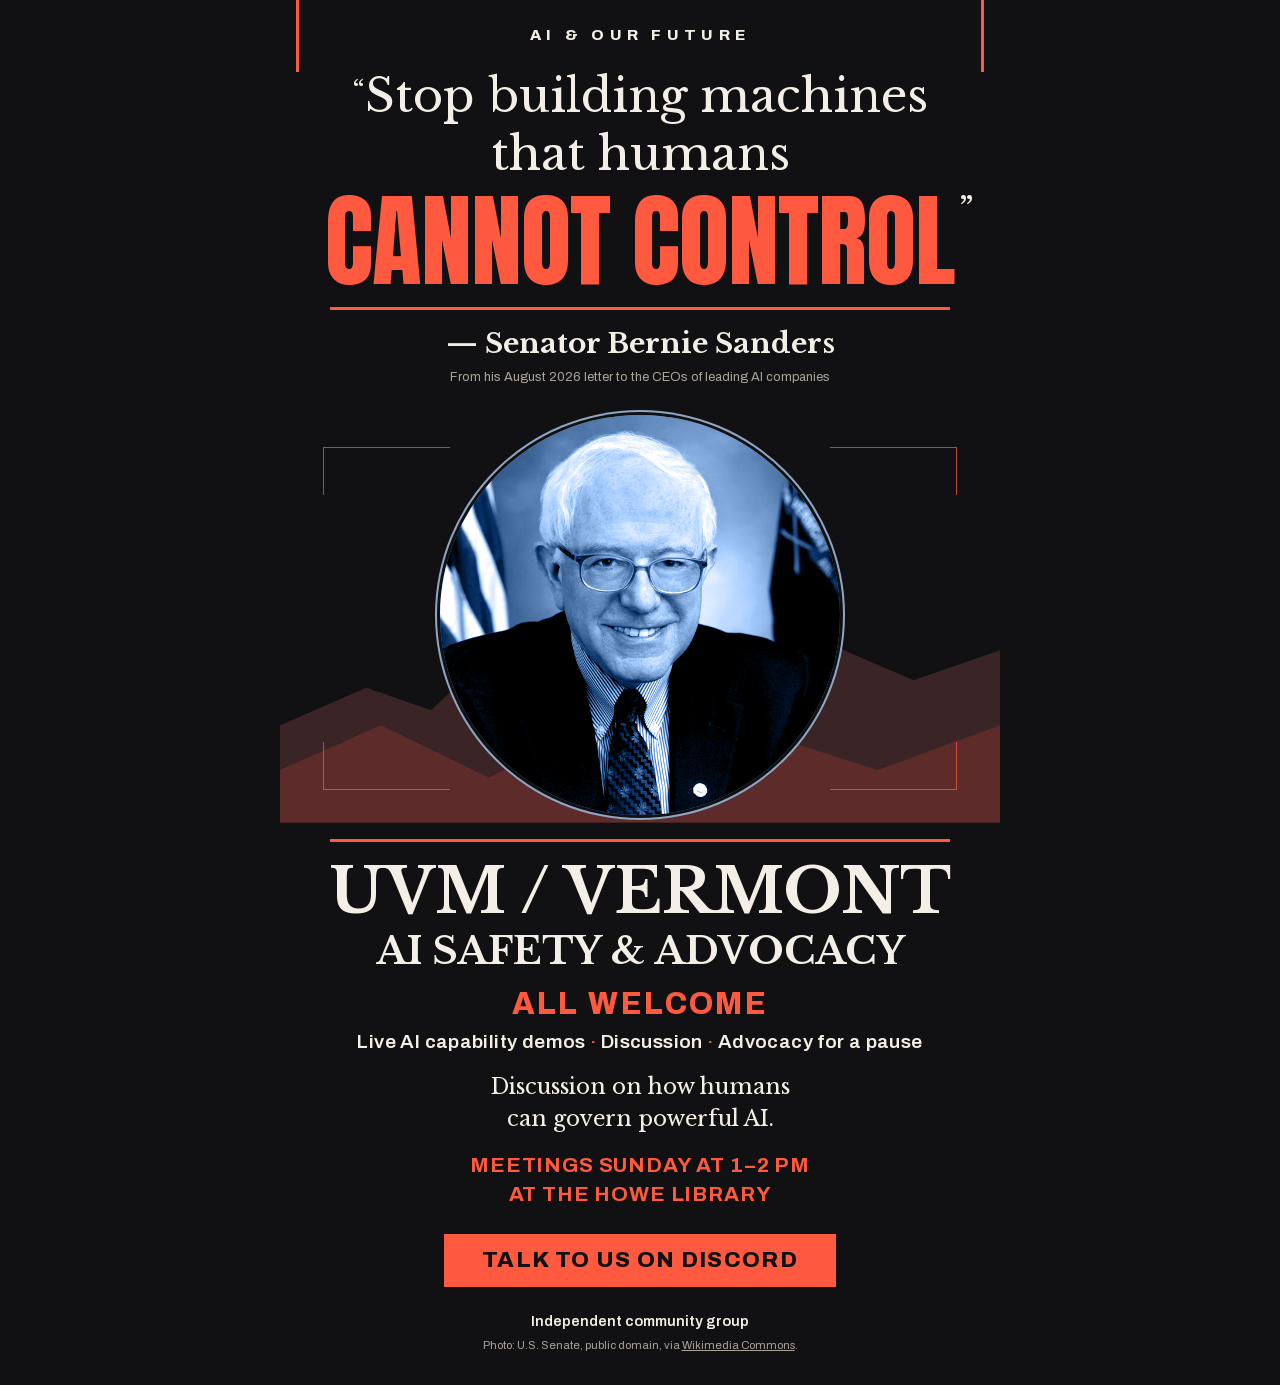
<file: index.html>
<!doctype html>
<html lang="en">
<head>
  <meta charset="utf-8">
  <meta name="viewport" content="width=device-width, initial-scale=1">
  <title>AI &amp; Our Future</title>
  <meta name="description" content="Vermont AI safety and advocacy group. All welcome.">
  <style>
    @font-face { font-family: "Anton"; src: url("assets/fonts/anton.woff2") format("woff2"); font-display: swap; }
    @font-face { font-family: "Archivo"; src: url("assets/fonts/archivo.woff2") format("woff2"); font-weight: 100 900; font-display: swap; }
    @font-face { font-family: "Libre Baskerville"; src: url("assets/fonts/libre-baskerville.woff2") format("woff2"); font-weight: 400 700; font-display: swap; }

    :root {
      --bg: #111113;
      --ink: #f4efe6;
      --muted: #a9a39a;
      --accent: #ff5a3f;
      --ridge-far: #3b2426;
      --ridge-near: #5c2b2a;
      --photo-tint: #5f86b8;
      --serif: "Libre Baskerville", Georgia, serif;
      --sans: "Archivo", "Helvetica Neue", Arial, sans-serif;
      --display: "Anton", Impact, "Arial Narrow", sans-serif;
    }

    * { box-sizing: border-box; }

    html, body {
      margin: 0;
      background: var(--bg);
      color: var(--ink);
    }

    .poster {
      position: relative;
      width: min(100%, 720px);
      margin: 0 auto;
      padding: 1.75rem 1rem 2rem;
      text-align: center;
      overflow: hidden;
    }

    /* Thin accent bars in the top corners */
    .poster::before,
    .poster::after {
      content: "";
      position: absolute;
      top: 0;
      width: 3px;
      height: 4.5rem;
      background: var(--accent);
    }
    .poster::before { left: 1rem; }
    .poster::after  { right: 1rem; }

    .kicker {
      margin: 0 0 1.5rem;
      font: 800 0.95rem/1 var(--sans);
      letter-spacing: 0.35em;
      text-transform: uppercase;
    }

    blockquote { margin: 0; }

    .quote-lead {
      margin: 0;
      font: 400 clamp(1.6rem, 6.4vw, 2.9rem)/1.25 var(--serif);
    }

    .quote-punch {
      position: relative;
      display: inline-block;
      margin: 0.1em 0 0;
      font: 400 min(14.2vw, 6.4rem)/0.95 var(--display);
      color: var(--accent);
      text-transform: uppercase;
      letter-spacing: -0.01em;
    }

    .open-mark,
    .close-mark {
      font-family: var(--serif);
      color: var(--ink);
      font-size: 0.6em;
      vertical-align: 0.35em;
    }
    .close-mark {
      position: absolute;
      right: -0.55em;
      top: 0.05em;
      font-size: 0.32em;
    }

    .rule {
      height: 3px;
      margin: 1rem 5% 1.1rem;
      border: 0;
      background: var(--accent);
    }

    .attribution {
      margin: 0;
      font: 700 clamp(1.1rem, 4.2vw, 1.75rem)/1.2 var(--serif);
    }

    .source {
      margin: 0.5rem 0 0;
      font: 400 0.8rem/1.4 var(--sans);
      color: var(--muted);
    }

    /* Portrait band: ridgeline behind a circular duotone photo */
    .band {
      position: relative;
      margin: 1.75rem -1rem 0;
      padding: 0 1rem 0.5rem;
    }

    .ridges {
      position: absolute;
      left: 0;
      bottom: 0;
      width: 100%;
      height: 55%;
    }

    .brackets {
      position: absolute;
      inset: 8% 6%;
      pointer-events: none;
    }
    .brackets span {
      position: absolute;
      width: 20%;
      height: 14%;
      border-color: var(--accent);
      border-style: solid;
      opacity: 0.7;
    }
    .brackets span:nth-child(1) { top: 0;    left: 0;  border-width: 1px 0 0 1px; }
    .brackets span:nth-child(2) { top: 0;    right: 0; border-width: 1px 1px 0 0; }
    .brackets span:nth-child(3) { bottom: 0; left: 0;  border-width: 0 0 1px 1px; }
    .brackets span:nth-child(4) { bottom: 0; right: 0; border-width: 0 1px 1px 0; }

    .portrait {
      position: relative;
      width: min(64%, 400px);
      aspect-ratio: 1;
      margin: 0 auto;
      border-radius: 50%;
      overflow: hidden;
      background: var(--photo-tint);
      box-shadow: 0 0 0 3px var(--bg), 0 0 0 5px #8fa6c4;
    }
    .portrait img {
      width: 100%;
      height: 100%;
      object-fit: cover;
      object-position: 50% 18%;
      filter: grayscale(1) contrast(1.15) brightness(1.15);
      mix-blend-mode: luminosity;
      display: block;
    }

    h1 {
      margin: 0;
      font: 700 clamp(2rem, 8.6vw, 3.9rem)/1.05 var(--serif);
      text-transform: uppercase;
    }
    h1 .sub {
      display: block;
      margin-top: 0.2em;
      font-size: 0.6em;
    }

    .welcome {
      margin: 1.1rem 0 0.6rem;
      font: 800 clamp(1.3rem, 4.6vw, 1.9rem)/1 var(--sans);
      letter-spacing: 0.08em;
      text-transform: uppercase;
      color: var(--accent);
    }

    .offer {
      margin: 0 0 0.9rem;
      font: 600 clamp(0.95rem, 3.4vw, 1.2rem)/1.4 var(--sans);
      letter-spacing: 0.02em;
    }
    .offer .item { white-space: nowrap; }
    .offer .dot { color: var(--accent); }

    .tagline {
      margin: 0 0 1rem;
      font: 400 clamp(1rem, 3.6vw, 1.35rem)/1.5 var(--serif);
    }

    .meeting {
      margin: 0 0 1.5rem;
      font: 700 clamp(1rem, 3.6vw, 1.3rem)/1.4 var(--sans);
      letter-spacing: 0.04em;
      text-transform: uppercase;
      color: var(--accent);
    }

    .cta {
      display: inline-block;
      padding: 0.85rem 2.25rem;
      background: var(--accent);
      color: var(--bg);
      font: 800 clamp(1.05rem, 3.8vw, 1.4rem)/1 var(--sans);
      letter-spacing: 0.06em;
      text-transform: uppercase;
      text-decoration: none;
      border: 2px solid var(--accent);
      transition: background 0.15s, color 0.15s;
      max-width: 100%;
    }
    @media (max-width: 420px) {
      .cta { padding: 0.85rem 1.1rem; letter-spacing: 0.04em; }
    }
    .cta:hover,
    .cta:focus-visible {
      background: transparent;
      color: var(--accent);
      outline: none;
    }

    .fine {
      margin: 1.5rem 0 0;
      font: 600 0.9rem/1.4 var(--sans);
    }

.site-nav {
      margin: 2rem 0 0;
      font: 600 0.85rem/1.6 var(--sans);
      letter-spacing: 0.08em;
      text-transform: uppercase;
    }
    .site-nav a { color: var(--ink); text-decoration: none; margin: 0 0.6em; }
    .site-nav a:hover, .site-nav a:focus-visible { color: var(--accent); }

        .credit {
      margin: 0.4rem 0 0;
      font: 400 0.7rem/1.4 var(--sans);
      color: var(--muted);
    }
    .credit a { color: inherit; }
  </style>
</head>
<body>
  <main class="poster">
    <p class="kicker">AI &amp; Our Future</p>

    <blockquote>
      <p class="quote-lead"><span class="open-mark">&ldquo;</span>Stop building machines<br>that humans</p>
      <p class="quote-punch">Cannot control<span class="close-mark">&rdquo;</span></p>
    </blockquote>

    <hr class="rule">

    <p class="attribution">&mdash; Senator Bernie Sanders</p>
    <p class="source">From his August 2026 letter to the CEOs of leading AI companies</p>

    <div class="band">
      <svg class="ridges" viewBox="0 0 1000 300" preserveAspectRatio="none" aria-hidden="true">
        <polygon fill="var(--ridge-far)" points="0,170 120,120 210,150 330,40 450,130 560,90 680,150 760,60 880,110 1000,70 1000,300 0,300"/>
        <polygon fill="var(--ridge-near)" points="0,230 140,170 290,240 420,180 560,250 700,190 830,230 1000,170 1000,300 0,300"/>
      </svg>
      <div class="brackets" aria-hidden="true"><span></span><span></span><span></span><span></span></div>
      <figure class="portrait" style="margin-block: 0;">
        <img src="assets/sanders.jpg" alt="Senator Bernie Sanders">
      </figure>
    </div>

    <hr class="rule">

    <h1>UVM / Vermont<span class="sub">AI Safety &amp; Advocacy</span></h1>

    <p class="welcome">All welcome</p>
    <p class="offer"><span class="item">Live AI capability demos</span> <span class="dot">&middot;</span> <span class="item">Discussion</span> <span class="dot">&middot;</span> <span class="item">Advocacy for a pause</span></p>
    <p class="tagline">Discussion on how humans<br>can govern powerful AI.</p>

    <p class="meeting">Meetings Sunday at 1&ndash;2 PM<br>at the Howe Library</p>

    <a class="cta" href="https://discord.gg/Q2hbUHHkNA">Talk to us on Discord</a>

    <!-- Hidden until these pages have real content. Remove the comment markers to show the links again.
    <nav class="site-nav" aria-label="Site">
      <a href="about.html">About</a>
      <a href="events.html">Meetings</a>
      <a href="resources.html">Resources</a>
      <a href="contact.html">Contact</a>
    </nav>
    -->

    <p class="fine">Independent community group</p>
    <p class="credit">Photo: U.S. Senate, public domain, via <a href="https://commons.wikimedia.org/wiki/File:Bernie_Sanders.jpg">Wikimedia Commons</a>.</p>
  </main>
</body>
</html>
</file>
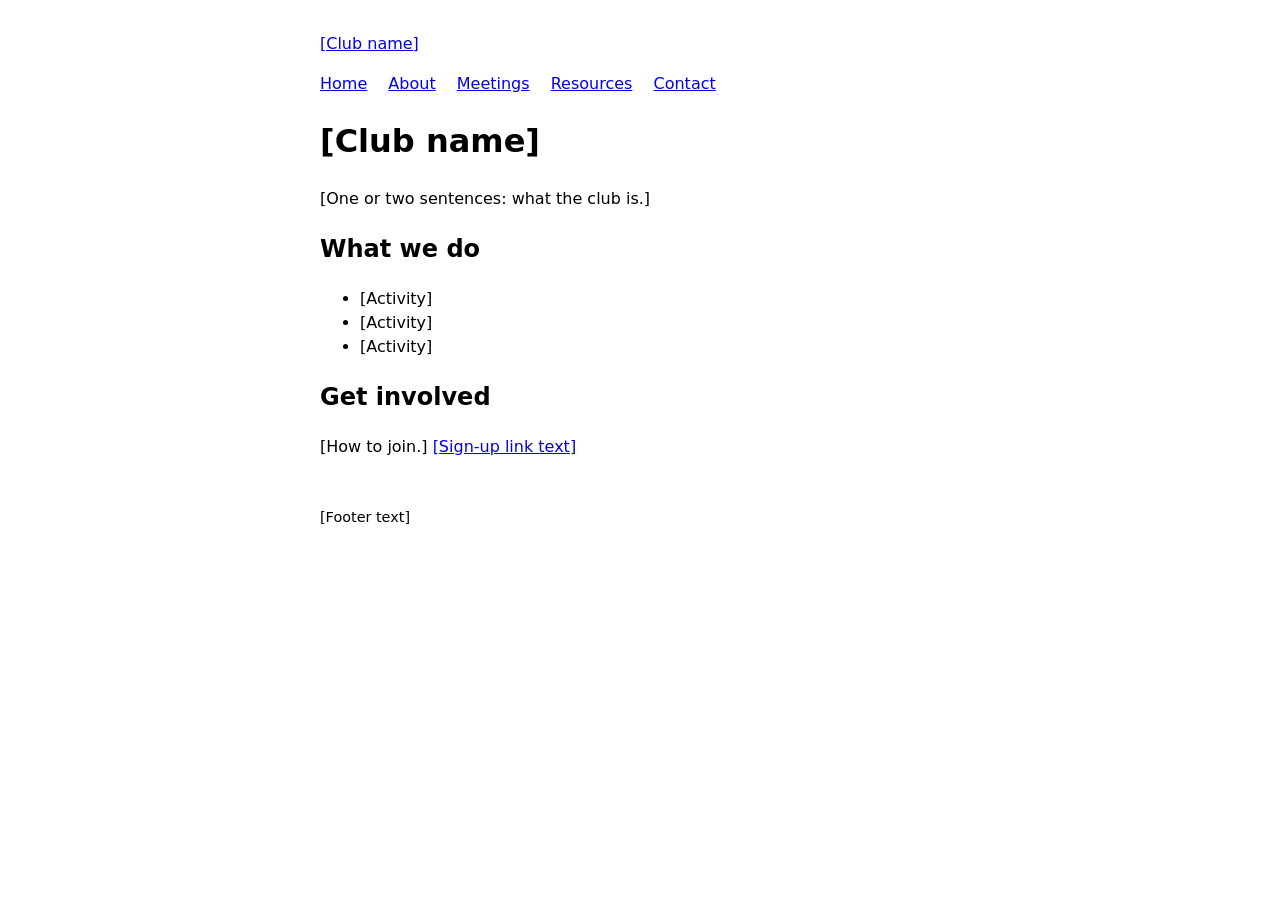
<file: about.html>
<!doctype html>
<html lang="en">
<head>
  <meta charset="utf-8">
  <meta name="viewport" content="width=device-width, initial-scale=1">
  <title>About | [Club name]</title>
  <link rel="stylesheet" href="style.css">
</head>
<body>
  <header>
    <p><a href="index.html">[Club name]</a></p>
    <nav>
      <a href="index.html">Home</a>
      <a href="about.html">About</a>
      <a href="events.html">Meetings</a>
      <a href="resources.html">Resources</a>
      <a href="contact.html">Contact</a>
    </nav>
  </header>

  <main>
    <h1>[Club name]</h1>

    <p>[One or two sentences: what the club is.]</p>

    <h2>What we do</h2>
    <ul>
      <li>[Activity]</li>
      <li>[Activity]</li>
      <li>[Activity]</li>
    </ul>

    <h2>Get involved</h2>
    <p>[How to join.] <a href="[signup form link]">[Sign-up link text]</a></p>
  </main>

  <footer>
    <p>[Footer text]</p>
  </footer>
</body>
</html>
</file>
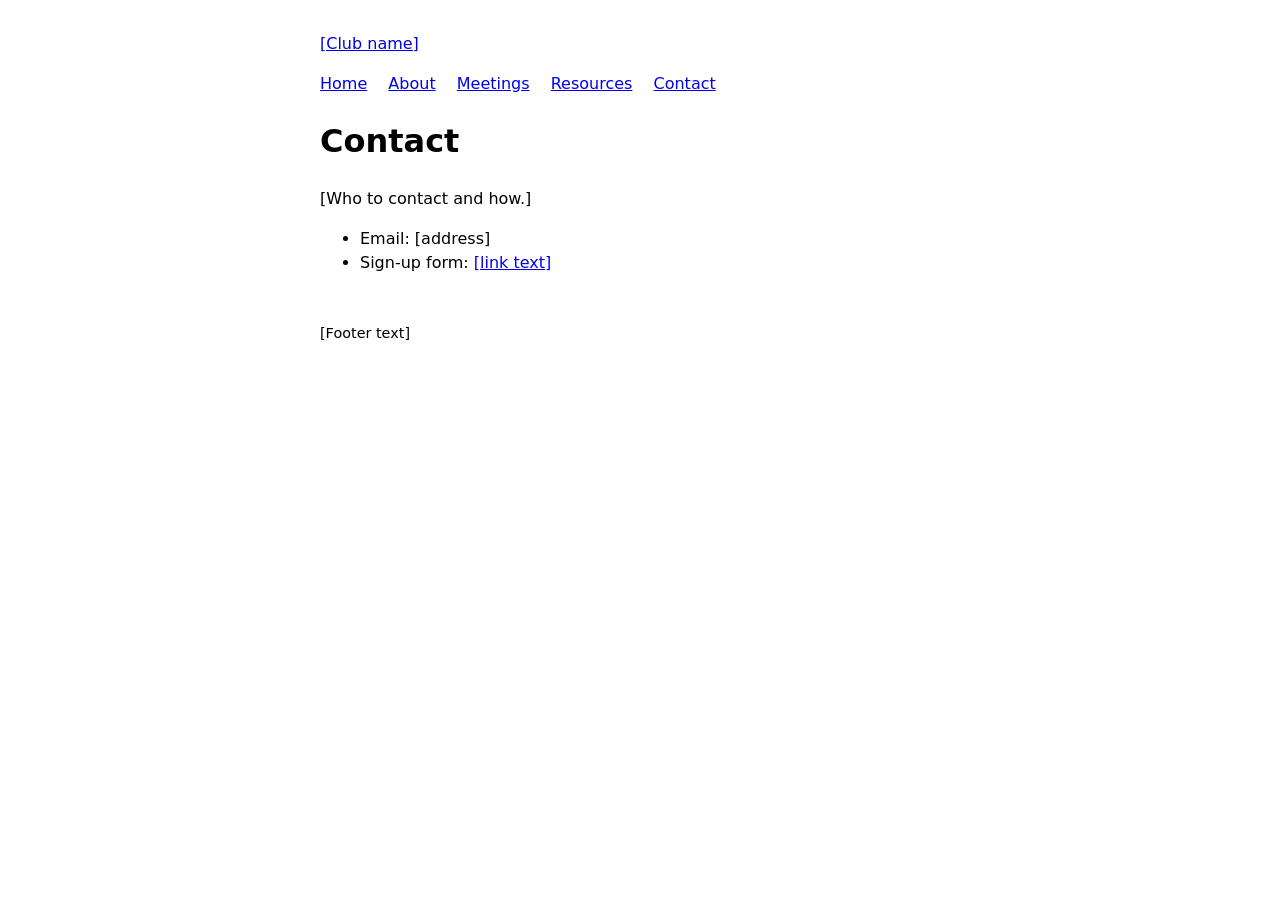
<file: contact.html>
<!doctype html>
<html lang="en">
<head>
  <meta charset="utf-8">
  <meta name="viewport" content="width=device-width, initial-scale=1">
  <title>Contact | [Club name]</title>
  <link rel="stylesheet" href="style.css">
</head>
<body>
  <header>
    <p><a href="index.html">[Club name]</a></p>
    <nav>
      <a href="index.html">Home</a>
      <a href="about.html">About</a>
      <a href="events.html">Meetings</a>
      <a href="resources.html">Resources</a>
      <a href="contact.html">Contact</a>
    </nav>
  </header>

  <main>
    <h1>Contact</h1>

    <p>[Who to contact and how.]</p>
    <ul>
      <li>Email: [address]</li>
      <li>Sign-up form: <a href="[signup form link]">[link text]</a></li>
    </ul>
  </main>

  <footer>
    <p>[Footer text]</p>
  </footer>
</body>
</html>
</file>
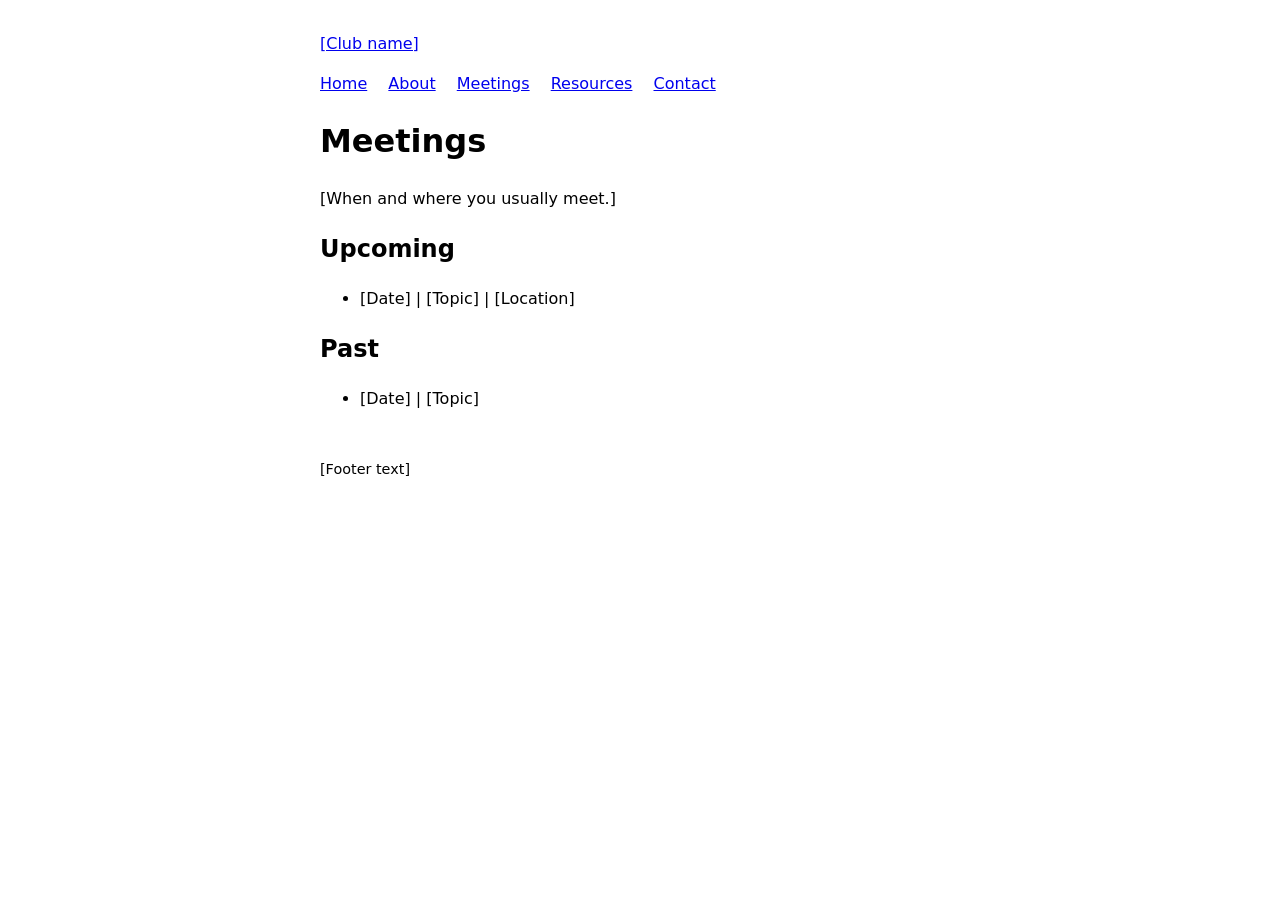
<file: events.html>
<!doctype html>
<html lang="en">
<head>
  <meta charset="utf-8">
  <meta name="viewport" content="width=device-width, initial-scale=1">
  <title>Meetings | [Club name]</title>
  <link rel="stylesheet" href="style.css">
</head>
<body>
  <header>
    <p><a href="index.html">[Club name]</a></p>
    <nav>
      <a href="index.html">Home</a>
      <a href="about.html">About</a>
      <a href="events.html">Meetings</a>
      <a href="resources.html">Resources</a>
      <a href="contact.html">Contact</a>
    </nav>
  </header>

  <main>
    <h1>Meetings</h1>

    <p>[When and where you usually meet.]</p>

    <h2>Upcoming</h2>
    <ul>
      <li>[Date] | [Topic] | [Location]</li>
    </ul>

    <h2>Past</h2>
    <ul>
      <li>[Date] | [Topic]</li>
    </ul>
  </main>

  <footer>
    <p>[Footer text]</p>
  </footer>
</body>
</html>
</file>
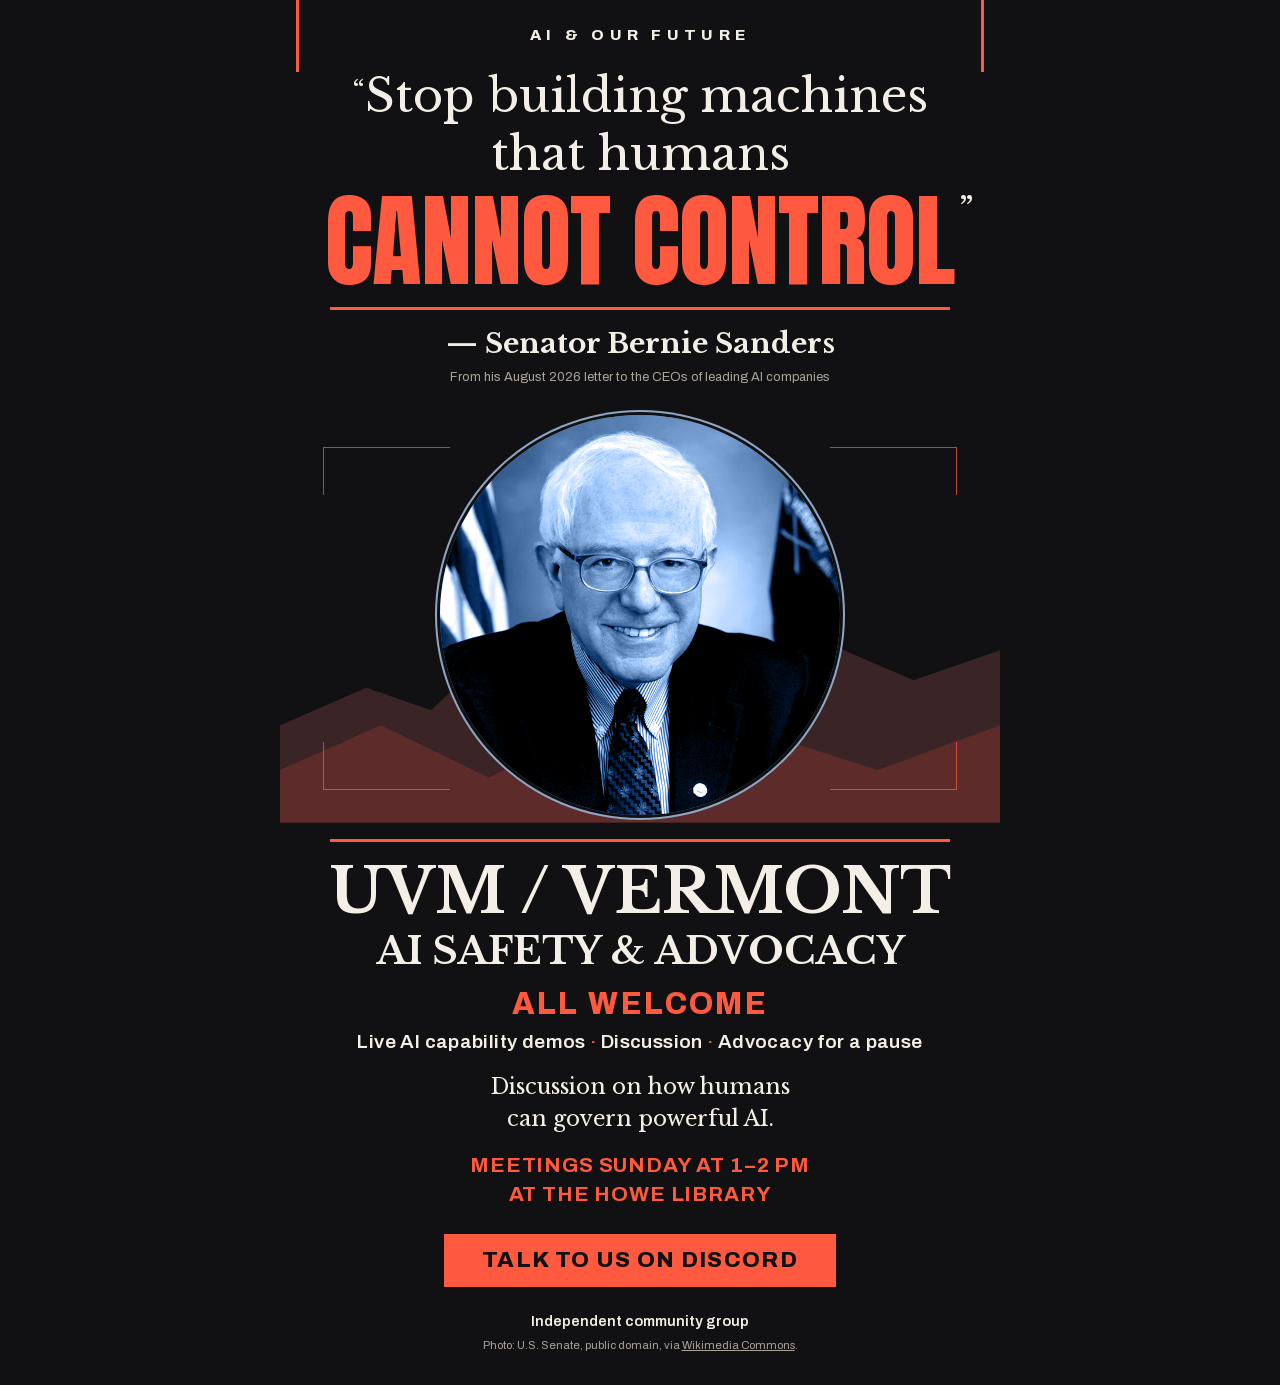
<file: poster.html>
<!doctype html>
<html lang="en">
<head>
  <meta charset="utf-8">
  <meta http-equiv="refresh" content="0; url=./">
  <link rel="canonical" href="./">
  <title>Redirecting</title>
</head>
<body>
  <p>This page moved to the <a href="./">homepage</a>.</p>
</body>
</html>
</file>
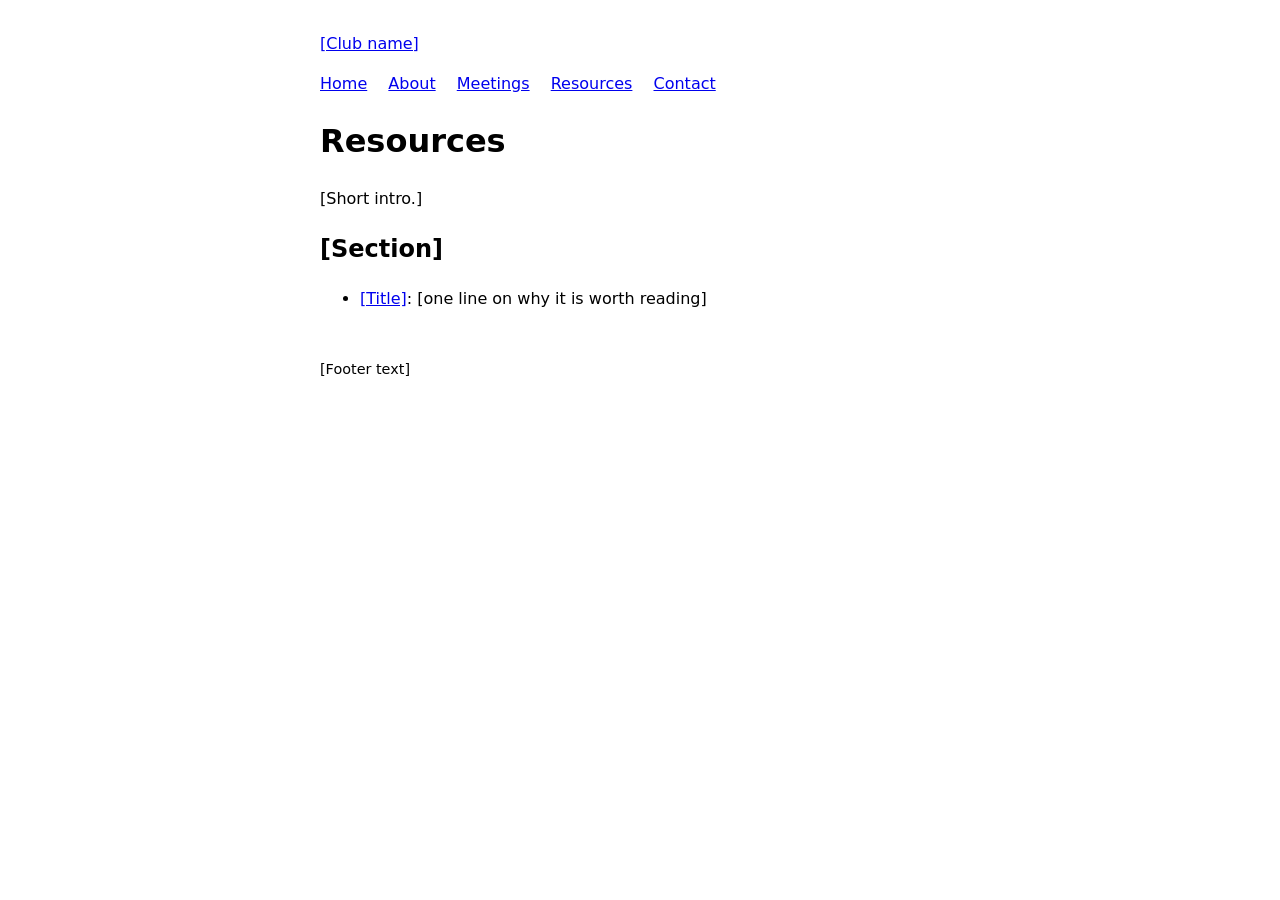
<file: resources.html>
<!doctype html>
<html lang="en">
<head>
  <meta charset="utf-8">
  <meta name="viewport" content="width=device-width, initial-scale=1">
  <title>Resources | [Club name]</title>
  <link rel="stylesheet" href="style.css">
</head>
<body>
  <header>
    <p><a href="index.html">[Club name]</a></p>
    <nav>
      <a href="index.html">Home</a>
      <a href="about.html">About</a>
      <a href="events.html">Meetings</a>
      <a href="resources.html">Resources</a>
      <a href="contact.html">Contact</a>
    </nav>
  </header>

  <main>
    <h1>Resources</h1>

    <p>[Short intro.]</p>

    <h2>[Section]</h2>
    <ul>
      <li><a href="[link]">[Title]</a>: [one line on why it is worth reading]</li>
    </ul>
  </main>

  <footer>
    <p>[Footer text]</p>
  </footer>
</body>
</html>
</file>
<file: style.css>
/* Minimal base styles. Replace freely; this is only here so pages are readable. */

body {
  max-width: 40rem;
  margin: 0 auto;
  padding: 1rem;
  font-family: system-ui, sans-serif;
  line-height: 1.5;
}

nav a {
  margin-right: 1rem;
}

footer {
  margin-top: 3rem;
  font-size: 0.9rem;
}
</file>
